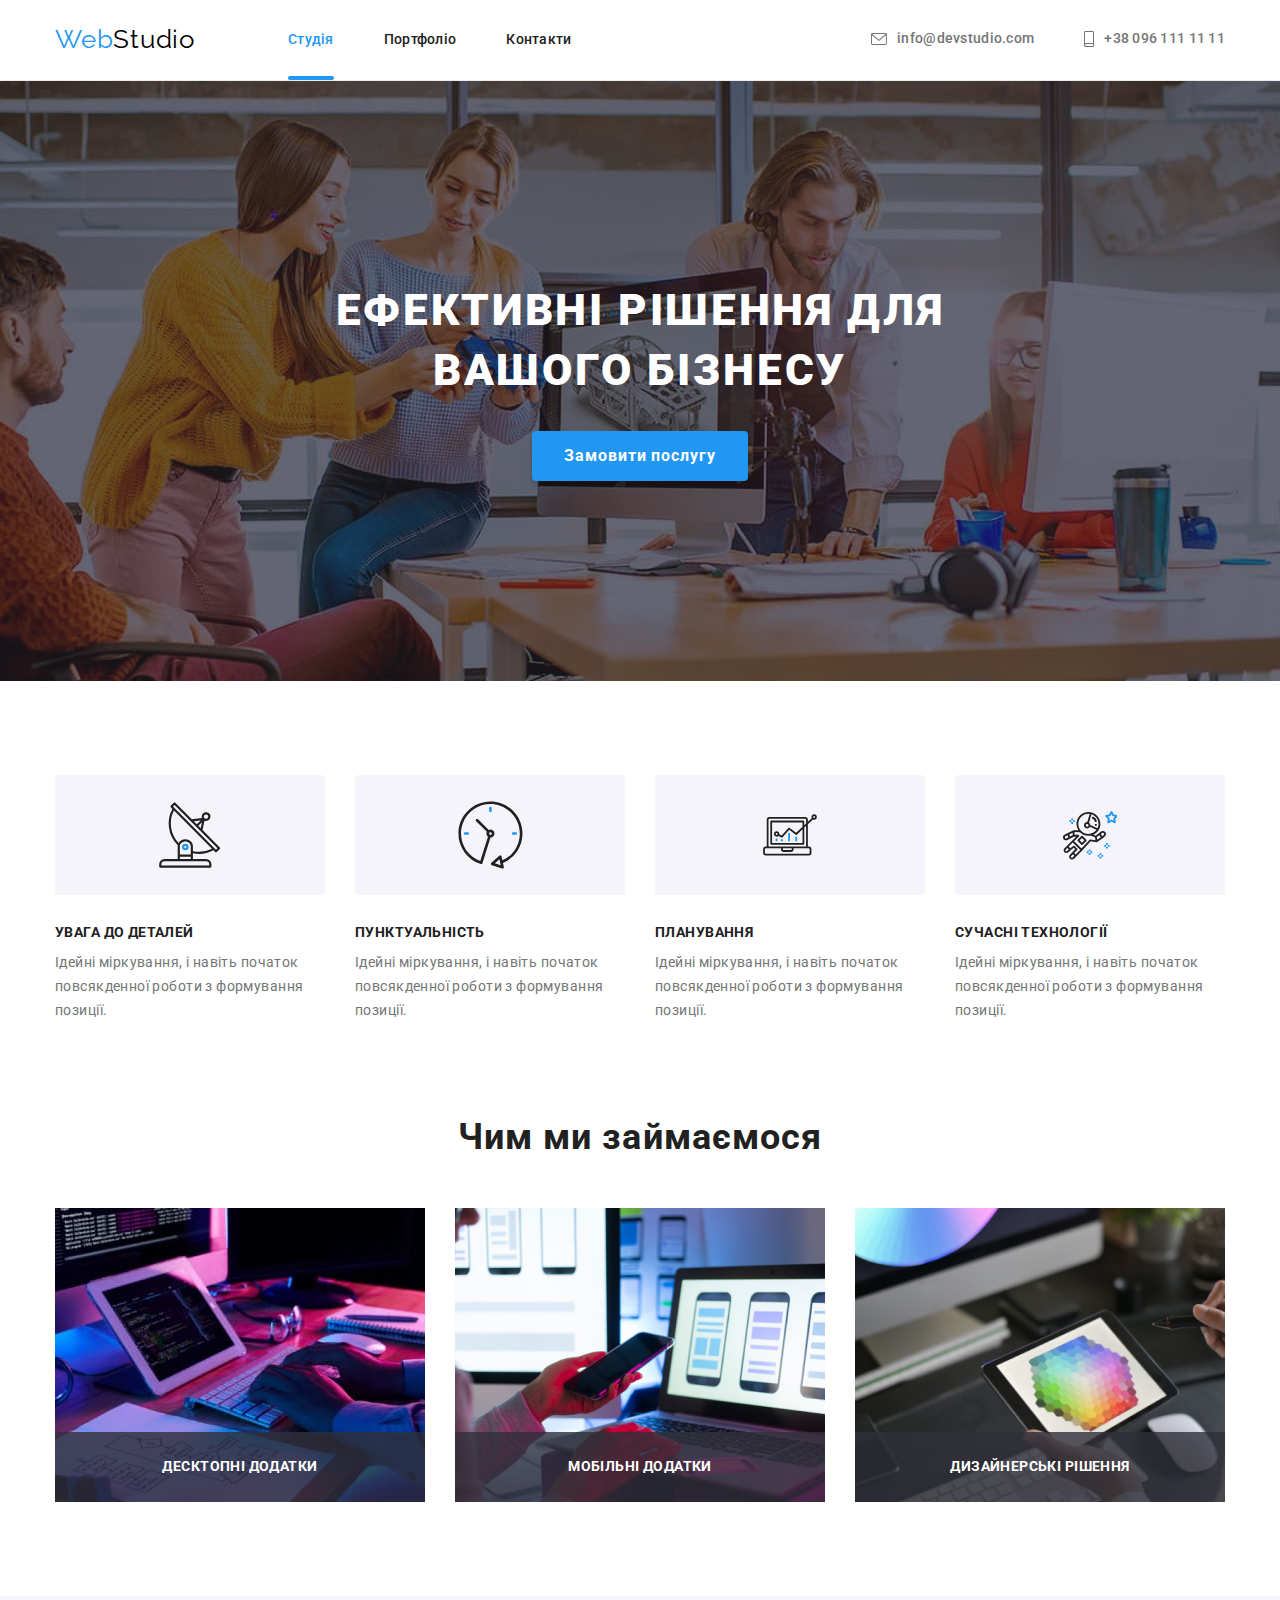
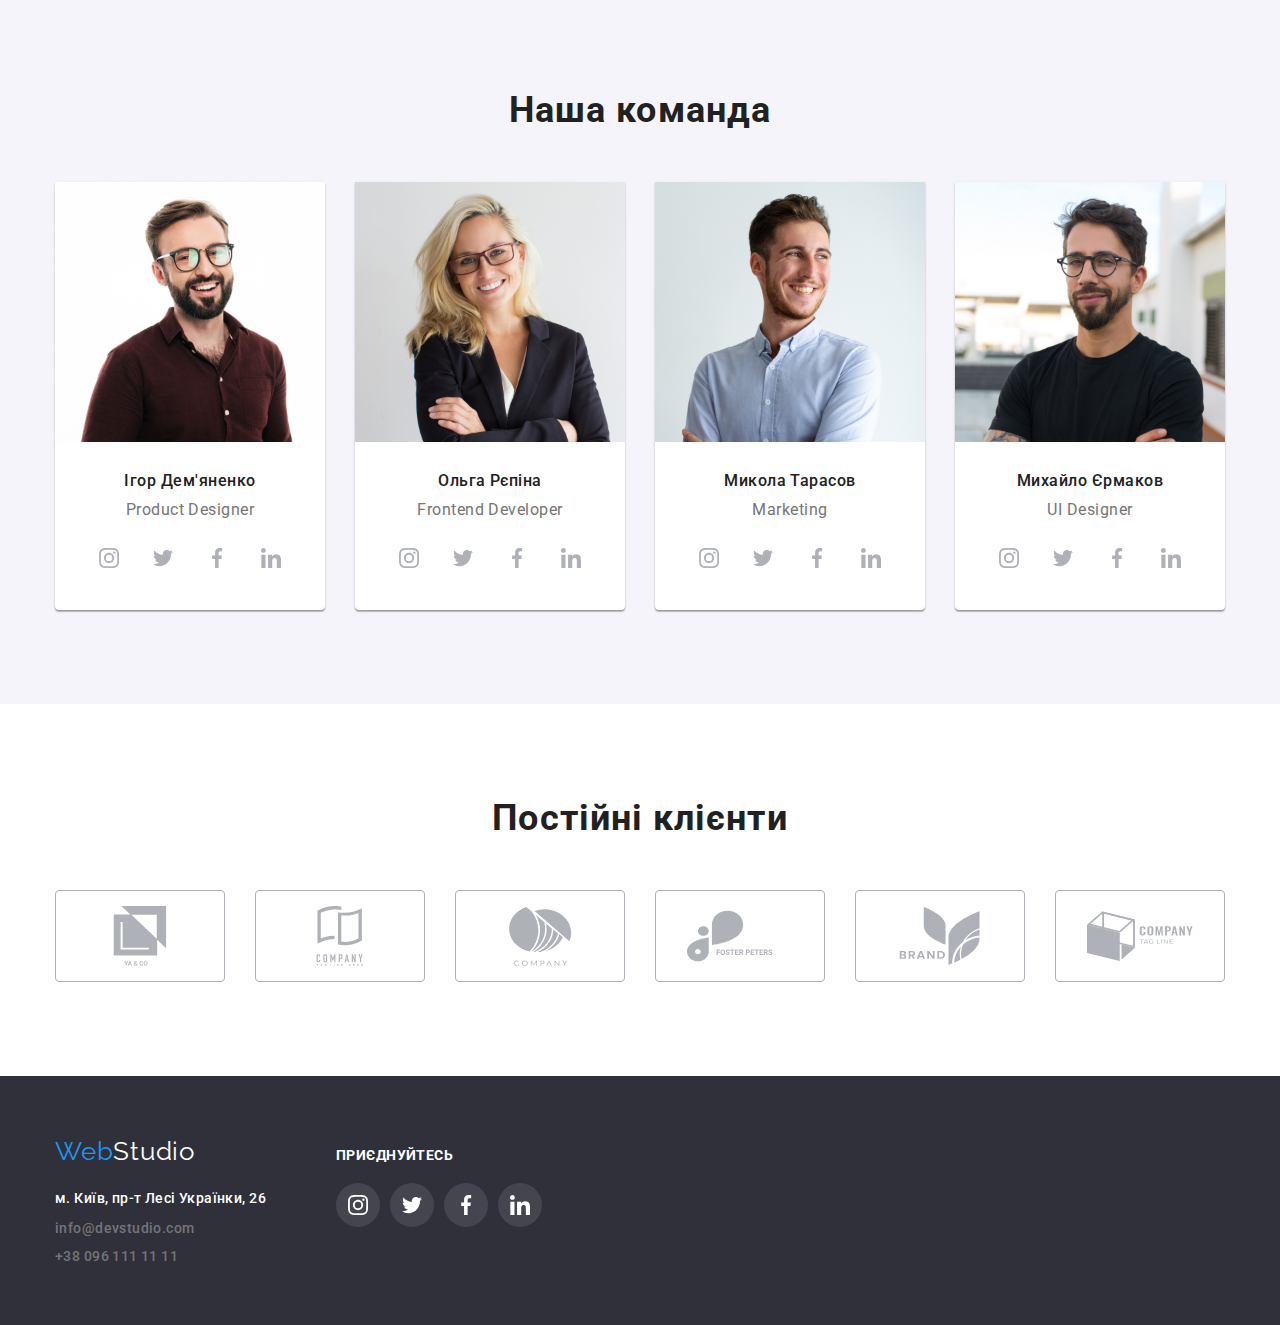
<file: index.html>
<!DOCTYPE html>
<html lang="uk">
  <head>
    <meta charset="UTF-8" />
    <meta http-equiv="X-UA-Compatible" content="IE=edge" />
    <meta name="viewport" content="width=device-width, initial-scale=1.0" />
    <title>Головна</title>
    <link rel="preconnect" href="https://fonts.googleapis.com" />
    <link rel="preconnect" href="https://fonts.gstatic.com" crossorigin />
    <link
      href="https://fonts.googleapis.com/css2?family=Raleway:wght@700&family=Roboto:wght@400;500;700;900&display=swap"
      rel="stylesheet"
    />
    <link
      rel="stylesheet"
      href="https://cdnjs.cloudflare.com/ajax/libs/modern-normalize/1.0.0/modern-normalize.min.css"
    />
    <link rel="stylesheet" href="./css/style.css" />
  </head>
  <body>
    <header class="header-box">
      <div class="container header-container">
        <nav class="navigation-container">
          <a href="/" class="logo logo-header"
            ><span class="logo-web">Web</span
            ><span class="logo-studio">Studio</span></a
          >
          <ul class="lists header-list">
            <li class="header-list-item">
              <a href="./index.html" class="nav-elem link-current">Студія</a>
            </li>
            <li class="header-list-item">
              <a href="./portfolio.html" class="nav-elem">Портфоліо</a>
            </li>
            <li class="header-list-item">
              <a href="#" class="nav-elem">Контакти</a>
            </li>
          </ul>
        </nav>
        <ul class="lists header-list">
          <li class="header-list-item">
            <a href="mailto:info@devstudio.com" class="contacts contact-link">
              <svg
                class="contact-icon"
                width="16"
                height="12"
                aria-label="Пошта"
              >
                <use href="./images/icons.svg#icon-envelope"></use>
              </svg>
              info@devstudio.com</a
            >
          </li>
          <li class="header-list-item">
            <a href="tel:+380961111111" class="contacts contact-link">
              <svg
                class="contact-icon"
                width="10"
                height="16"
                aria-label="Телефон"
              >
                <use href="./images/icons.svg#icon-smartphone"></use>
              </svg>
              +38 096 111 11 11</a
            >
          </li>
        </ul>
      </div>
    </header>
    <main>
      <section class="hero">
        <div class="container">
          <h1 class="hero-title">Ефективні рішення для вашого бізнесу</h1>
          <button type="button" class="join-button" data-modal-open>
            Замовити послугу
          </button>
        </div>
      </section>
      <section class="section">
        <div class="container">
          <h2 class="visually-hidden">Наші переваги</h2>
          <ul class="lists benefits-list">
            <li class="benefit-list-item">
              <div class="benefit-icon-block">
                <svg width="65.32px" height="70px">
                  <use href="./images/icons.svg#icon-antenna"></use>
                </svg>
              </div>
              <h3 class="benefits">УВАГА ДО ДЕТАЛЕЙ</h3>
              <p class="benefits-text">
                Ідейні міркування, і навіть початок повсякденної роботи з
                формування позиції.
              </p>
            </li>
            <li class="benefit-list-item">
              <div class="benefit-icon-block">
                <svg width="66.96px" height="70px">
                  <use href="./images/icons.svg#icon-clock"></use>
                </svg>
              </div>
              <h3 class="benefits">ПУНКТУАЛЬНІСТЬ</h3>
              <p class="benefits-text">
                Ідейні міркування, і навіть початок повсякденної роботи з
                формування позиції.
              </p>
            </li>
            <li class="benefit-list-item">
              <div class="benefit-icon-block">
                <svg width="70px" height="53.69px">
                  <use href="./images/icons.svg#icon-diagram"></use>
                </svg>
              </div>
              <h3 class="benefits">ПЛАНУВАННЯ</h3>
              <p class="benefits-text">
                Ідейні міркування, і навіть початок повсякденної роботи з
                формування позиції.
              </p>
            </li>
            <li class="benefit-list-item">
              <div class="benefit-icon-block">
                <svg width="54.83px" height="60.66px">
                  <use href="./images/icons.svg#icon-astronaut"></use>
                </svg>
              </div>
              <h3 class="benefits">СУЧАСНІ ТЕХНОЛОГІЇ</h3>
              <p class="benefits-text">
                Ідейні міркування, і навіть початок повсякденної роботи з
                формування позиції.
              </p>
            </li>
          </ul>
        </div>
      </section>
      <section class="section section-services">
        <div class="container">
          <h2 class="main-title">Чим ми займаємося</h2>
          <ul class="lists service-list">
            <li class="service-list-item">
              <img
                src="./images/laptop.jpg"
                alt="Десктопні додатки"
                width="370"
                height="294"
              />
              <p class="background-text">Десктопні додатки</p>
            </li>
            <li class="service-list-item">
              <img
                src="./images/mobile.jpg"
                alt="Мобільні додатки"
                width="370"
                height="294"
              />
              <p class="background-text">Мобільні додатки</p>
            </li>
            <li class="service-list-item">
              <img
                src="./images/tablet.jpg"
                alt="Дизайнерські рішення"
                width="370"
                height="294"
              />
              <p class="background-text">Дизайнерські рішення</p>
            </li>
          </ul>
        </div>
      </section>
      <section class="team section">
        <div class="container">
          <h2 class="main-title">Наша команда</h2>
          <ul class="lists team-list">
            <li class="team-boxes">
              <img
                src="./images/igor.jpg"
                alt="Ігор Дем'яненко"
                width="270"
                height="260"
              />
              <div class="employees-description">
                <h3 class="team-title">Ігор Дем'яненко</h3>
                <p class="team-text">Product Designer</p>
                <ul class="lists social-networks">
                  <li class="team-social-networks-links">
                    <a
                      class="socail-networkk-links team-social-networks"
                      href="#"
                      ><svg
                        class="social-network-icons"
                        width="20px"
                        height="20px"
                      >
                        <use href="./images/icons.svg#icon-instagram"></use>
                      </svg>
                    </a>
                  </li>
                  <li class="team-social-networks-links">
                    <a
                      class="socail-networkk-links team-social-networks"
                      href="#"
                    >
                      <svg
                        class="social-network-icons"
                        width="20px"
                        height="20px"
                      >
                        <use href="./images/icons.svg#icon-twitter"></use>
                      </svg>
                    </a>
                  </li>
                  <li class="team-social-networks-links">
                    <a
                      class="socail-networkk-links team-social-networks"
                      href="#"
                    >
                      <svg
                        class="social-network-icons"
                        width="20px"
                        height="20px"
                      >
                        <use href="./images/icons.svg#icon-facebook"></use>
                      </svg>
                    </a>
                  </li>
                  <li class="team-social-networks-links">
                    <a
                      class="socail-networkk-links team-social-networks"
                      href="#"
                    >
                      <svg
                        class="social-network-icons"
                        width="20px"
                        height="20px"
                      >
                        <use href="./images/icons.svg#icon-linkedin"></use>
                      </svg>
                    </a>
                  </li>
                </ul>
              </div>
            </li>
            <li class="team-boxes">
              <img
                src="./images/olga.jpg"
                alt="Ольга Рєпіна"
                width="270"
                height="260"
              />
              <div class="employees-description">
                <h3 class="team-title">Ольга Рєпіна</h3>
                <p class="team-text">Frontend Developer</p>
                <ul class="lists social-networks">
                  <li class="team-social-networks-links">
                    <a
                      class="socail-networkk-links team-social-networks"
                      href="#"
                      ><svg
                        class="social-network-icons"
                        width="20px"
                        height="20px"
                      >
                        <use href="./images/icons.svg#icon-instagram"></use>
                      </svg>
                    </a>
                  </li>
                  <li class="team-social-networks-links">
                    <a
                      class="socail-networkk-links team-social-networks"
                      href="#"
                    >
                      <svg
                        class="social-network-icons"
                        width="20px"
                        height="20px"
                      >
                        <use href="./images/icons.svg#icon-twitter"></use>
                      </svg>
                    </a>
                  </li>
                  <li class="team-social-networks-links">
                    <a
                      class="socail-networkk-links team-social-networks"
                      href="#"
                    >
                      <svg
                        class="social-network-icons"
                        width="20px"
                        height="20px"
                      >
                        <use href="./images/icons.svg#icon-facebook"></use>
                      </svg>
                    </a>
                  </li>
                  <li class="team-social-networks-links">
                    <a
                      class="socail-networkk-links team-social-networks"
                      href="#"
                    >
                      <svg
                        class="social-network-icons"
                        width="20px"
                        height="20px"
                      >
                        <use href="./images/icons.svg#icon-linkedin"></use>
                      </svg>
                    </a>
                  </li>
                </ul>
              </div>
            </li>
            <li class="team-boxes">
              <img
                src="./images/mykola.jpg"
                alt="Микола Тарасов"
                width="270"
                height="260"
              />
              <div class="employees-description">
                <h3 class="team-title">Микола Тарасов</h3>
                <p class="team-text">Marketing</p>
                <ul class="lists social-networks">
                  <li class="team-social-networks-links">
                    <a
                      class="socail-networkk-links team-social-networks"
                      href="#"
                      ><svg
                        class="social-network-icons"
                        width="20px"
                        height="20px"
                      >
                        <use href="./images/icons.svg#icon-instagram"></use>
                      </svg>
                    </a>
                  </li>
                  <li class="team-social-networks-links">
                    <a
                      class="socail-networkk-links team-social-networks"
                      href="#"
                    >
                      <svg
                        class="social-network-icons"
                        width="20px"
                        height="20px"
                      >
                        <use href="./images/icons.svg#icon-twitter"></use>
                      </svg>
                    </a>
                  </li>
                  <li class="team-social-networks-links">
                    <a
                      class="socail-networkk-links team-social-networks"
                      href="#"
                    >
                      <svg
                        class="social-network-icons"
                        width="20px"
                        height="20px"
                      >
                        <use href="./images/icons.svg#icon-facebook"></use>
                      </svg>
                    </a>
                  </li>
                  <li class="team-social-networks-links">
                    <a
                      class="socail-networkk-links team-social-networks"
                      href="#"
                    >
                      <svg
                        class="social-network-icons"
                        width="20px"
                        height="20px"
                      >
                        <use href="./images/icons.svg#icon-linkedin"></use>
                      </svg>
                    </a>
                  </li>
                </ul>
              </div>
            </li>
            <li class="team-boxes">
              <img
                src="./images/mykhailo.jpg"
                alt="Михайло Єрмаков"
                width="270"
                height="260"
              />
              <div class="employees-description">
                <h3 class="team-title">Михайло Єрмаков</h3>
                <p class="team-text">UI Designer</p>
                <ul class="lists social-networks">
                  <li class="team-social-networks-links">
                    <a
                      class="socail-networkk-links team-social-networks"
                      href="#"
                      ><svg
                        class="social-network-icons"
                        width="20px"
                        height="20px"
                      >
                        <use href="./images/icons.svg#icon-instagram"></use>
                      </svg>
                    </a>
                  </li>
                  <li class="team-social-networks-links">
                    <a
                      class="socail-networkk-links team-social-networks"
                      href="#"
                    >
                      <svg
                        class="social-network-icons"
                        width="20px"
                        height="20px"
                      >
                        <use href="./images/icons.svg#icon-twitter"></use>
                      </svg>
                    </a>
                  </li>
                  <li class="team-social-networks-links">
                    <a
                      class="socail-networkk-links team-social-networks"
                      href="#"
                    >
                      <svg
                        class="social-network-icons"
                        width="20px"
                        height="20px"
                      >
                        <use href="./images/icons.svg#icon-facebook"></use>
                      </svg>
                    </a>
                  </li>
                  <li class="team-social-networks-links">
                    <a
                      class="socail-networkk-links team-social-networks"
                      href="#"
                    >
                      <svg
                        class="social-network-icons"
                        width="20px"
                        height="20px"
                      >
                        <use href="./images/icons.svg#icon-linkedin"></use>
                      </svg>
                    </a>
                  </li>
                </ul>
              </div>
            </li>
          </ul>
        </div>
      </section>
      <section class="section">
        <div class="container">
          <h2 class="main-title">Постійні клієнти</h2>
          <ul class="lists permanent-customers">
            <li class="customer-list">
              <a class="customer-link" href="#"
                ><svg width="106px" height="60px">
                  <use href="./images/icons.svg#icon-ya-co"></use>
                </svg>
              </a>
            </li>
            <li class="customer-list">
              <a class="customer-link" href="#"
                ><svg width="106px" height="60px">
                  <use href="./images/icons.svg#icon-tagline-here"></use>
                </svg>
              </a>
            </li>
            <li class="customer-list">
              <a class="customer-link" href="#"
                ><svg width="106px" height="60px">
                  <use href="./images/icons.svg#icon-company"></use>
                </svg>
              </a>
            </li>
            <li class="customer-list">
              <a class="customer-link" href="#">
                <svg width="106px" height="60px">
                  <use href="./images/icons.svg#icon-foster-peters"></use>
                </svg>
              </a>
            </li>
            <li class="customer-list">
              <a class="customer-link" href="#"
                ><svg width="106px" height="60px">
                  <use href="./images/icons.svg#icon-brand"></use>
                </svg>
              </a>
            </li>
            <li class="customer-list">
              <a class="customer-link" href="#"
                ><svg width="106px" height="60px">
                  <use href="./images/icons.svg#icon-tag-line"></use>
                </svg>
              </a>
            </li>
          </ul>
        </div>
      </section>
    </main>
    <footer class="footer">
      <div class="container footer-container">
        <div>
          <a href="/" class="logo logo-footer"
            ><span class="logo-web">Web</span
            ><span class="logo-studio-footer">Studio</span></a
          >
          <address class="address">
            <ul class="lists">
              <li class="address-item">
                <a
                  href="https://goo.gl/maps/oxNiUU3evB4ncJMF8"
                  class="address-link contacts contacts-footer"
                  >м. Київ, пр-т Лесі Українки, 26</a
                >
              </li>
              <li class="address-item">
                <a
                  href="mailto:info@devstudio.com"
                  class="contacts contacts-footer"
                  >info@devstudio.com</a
                >
              </li>
              <li class="address-item">
                <a href="tel:+380961111111" class="contacts contacts-footer"
                  >+38 096 111 11 11</a
                >
              </li>
            </ul>
          </address>
        </div>
        <div>
          <p class="footer-text">приєднуйтесь</p>
          <ul class="lists social-networks">
            <li class="footer-list">
              <a class="socail-networkk-links footer-soc-nets-links" href="#"
                ><svg class="social-network-icons" width="20px" height="20px">
                  <use href="./images/icons.svg#icon-instagram"></use>
                </svg>
              </a>
            </li>
            <li class="footer-list">
              <a class="socail-networkk-links footer-soc-nets-links" href="#">
                <svg class="social-network-icons" width="20px" height="20px">
                  <use href="./images/icons.svg#icon-twitter"></use>
                </svg>
              </a>
            </li>
            <li class="footer-list">
              <a class="socail-networkk-links footer-soc-nets-links" href="#">
                <svg class="social-network-icons" width="20px" height="20px">
                  <use href="./images/icons.svg#icon-facebook"></use>
                </svg>
              </a>
            </li>
            <li class="footer-list">
              <a class="socail-networkk-links footer-soc-nets-links" href="#">
                <svg class="social-network-icons" width="20px" height="20px">
                  <use href="./images/icons.svg#icon-linkedin"></use>
                </svg>
              </a>
            </li>
          </ul>
        </div>
      </div>
    </footer>
    <div class="backdrop is-hidden" data-modal>
      <div class="modal">
        <button type="button" class="modal-close-btn" data-modal-close>
          <svg class="modal-close-icon" width="18px" height="18px">
            <use href="./images/icons.svg#icon-close"></use>
          </svg>
        </button>
      </div>
    </div>
    <script src="./js/modal.js"></script>
  </body>
</html>
</file>
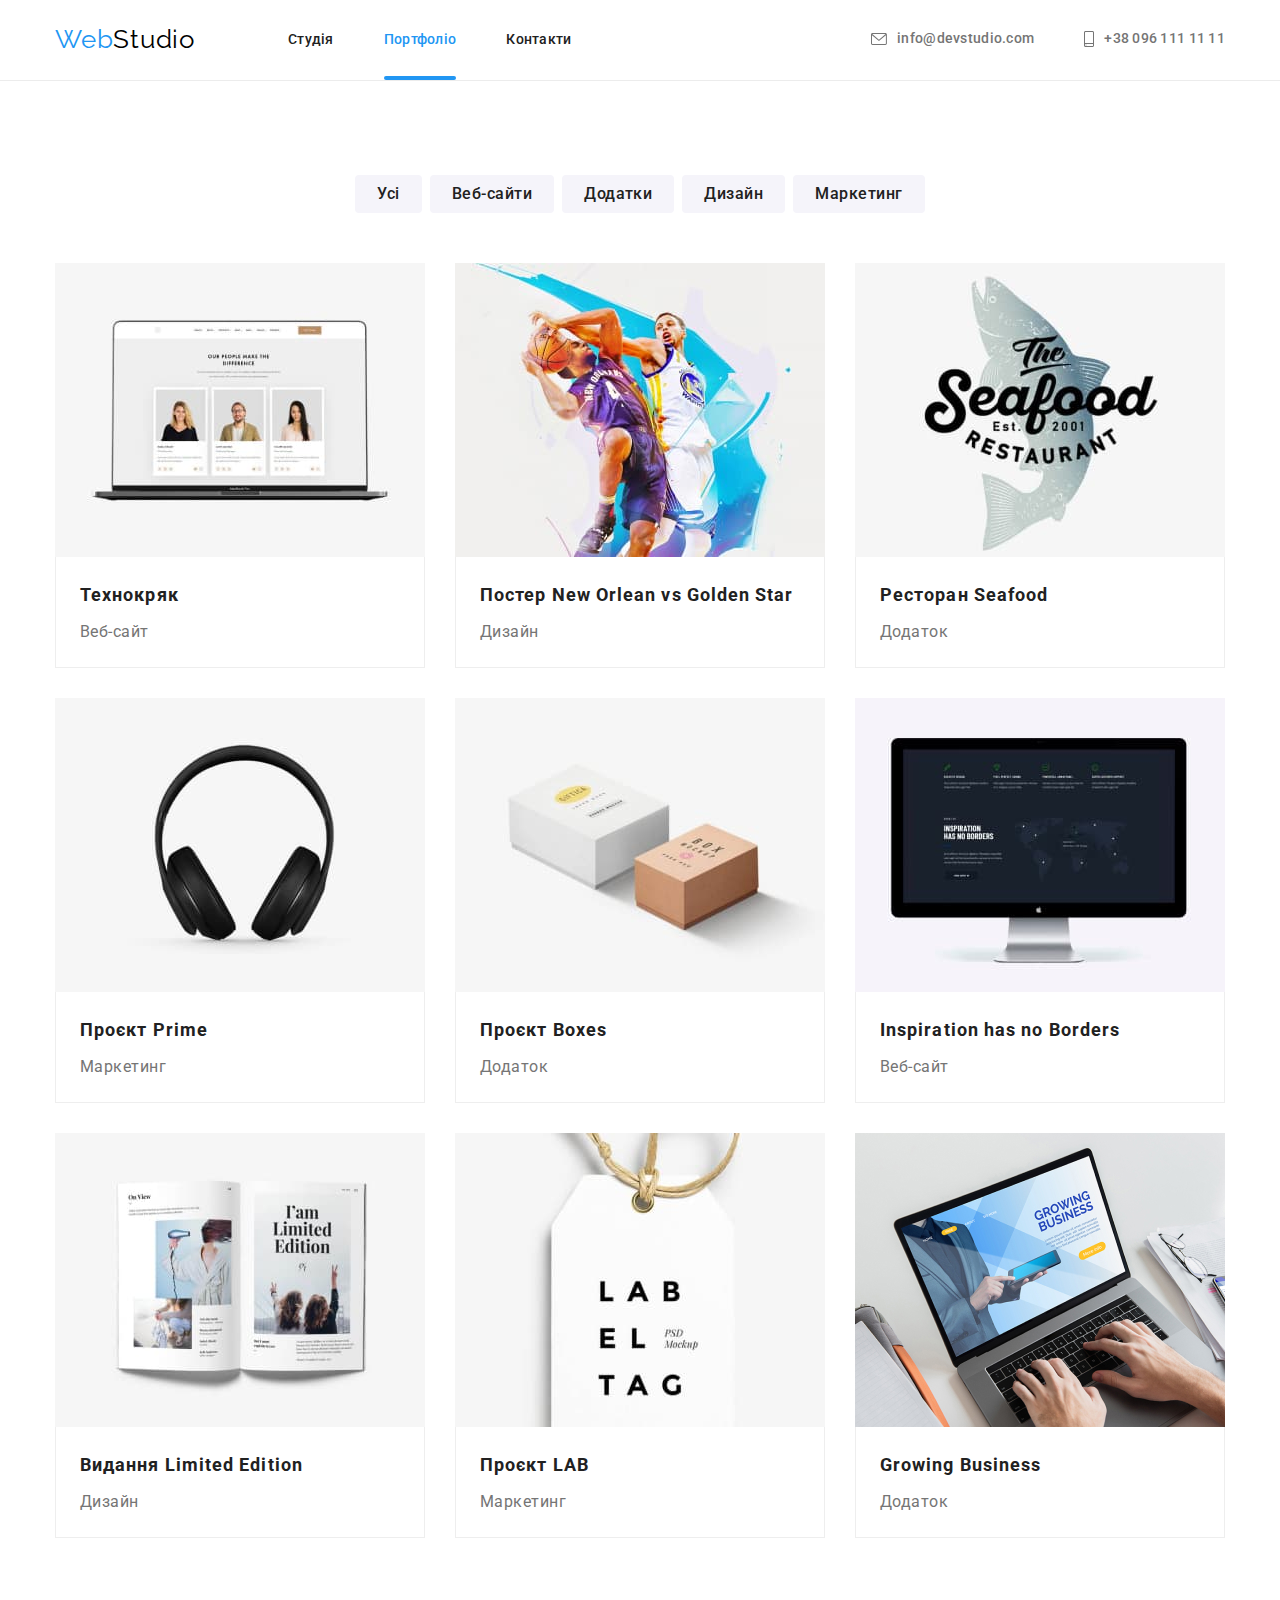
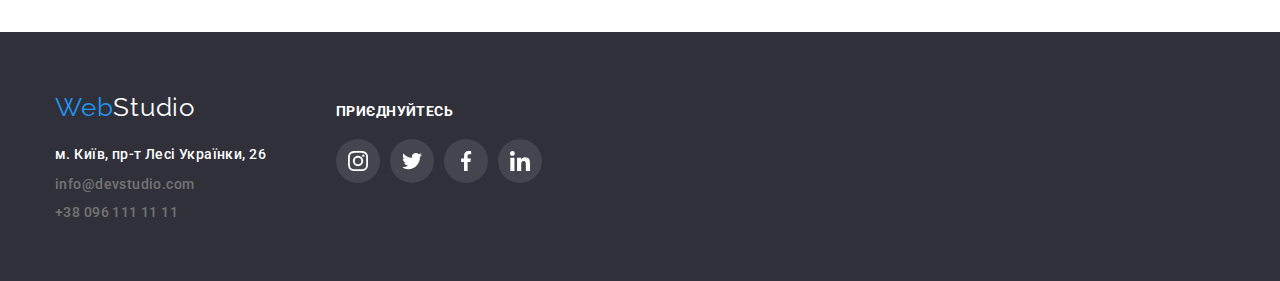
<file: portfolio.html>
<!DOCTYPE html>
<html lang="uk">
  <head>
    <meta charset="UTF-8" />
    <meta http-equiv="X-UA-Compatible" content="IE=edge" />
    <meta name="viewport" content="width=device-width, initial-scale=1.0" />
    <title>Портфоліо</title>
    <link rel="preconnect" href="https://fonts.googleapis.com" />
    <link rel="preconnect" href="https://fonts.gstatic.com" crossorigin />
    <link
      href="https://fonts.googleapis.com/css2?family=Raleway:wght@700&family=Roboto:wght@400;500;700;900&display=swap"
      rel="stylesheet"
    />
    <link
      rel="stylesheet"
      href="https://cdnjs.cloudflare.com/ajax/libs/modern-normalize/1.0.0/modern-normalize.min.css"
    />
    <link rel="stylesheet" href="./css/style.css" />
  </head>
  <body>
    <header class="header-box">
      <div class="container header-container">
        <nav class="navigation-container">
          <a href="/" class="logo logo-header"
            ><span class="logo-web">Web</span
            ><span class="logo-studio">Studio</span></a
          >
          <ul class="lists header-list">
            <li class="header-list-item">
              <a href="./index.html" class="nav-elem">Студія</a>
            </li>
            <li class="header-list-item">
              <a href="./portfolio.html" class="nav-elem link-current"
                >Портфоліо</a
              >
            </li>
            <li class="header-list-item">
              <a href="#" class="nav-elem">Контакти</a>
            </li>
          </ul>
        </nav>
        <ul class="lists header-list">
          <li class="header-list-item">
            <a href="mailto:info@devstudio.com" class="contacts contact-link">
              <svg
                class="contact-icon"
                width="16"
                height="12"
                aria-label="Пошта"
              >
                <use href="./images/icons.svg#icon-envelope"></use>
              </svg>
              info@devstudio.com</a
            >
          </li>
          <li class="header-list-item">
            <a href="tel:+380961111111" class="contacts contact-link">
              <svg
                class="contact-icon"
                width="10"
                height="16"
                aria-label="Телефон"
              >
                <use href="./images/icons.svg#icon-smartphone"></use>
              </svg>
              +38 096 111 11 11</a
            >
          </li>
        </ul>
      </div>
    </header>
    <main>
      <section class="section">
        <div class="container">
          <h1 class="visually-hidden">Портфоліо</h1>
          <ul class="lists portfolio-filter">
            <li class="portfolio-filter-item">
              <button type="button" class="filter">Усі</button>
            </li>
            <li class="portfolio-filter-item">
              <button type="button" class="filter">Веб-сайти</button>
            </li>
            <li class="portfolio-filter-item">
              <button type="button" class="filter">Додатки</button>
            </li>
            <li class="portfolio-filter-item">
              <button type="button" class="filter">Дизайн</button>
            </li>
            <li class="portfolio-filter-item">
              <button type="button" class="filter">Маркетинг</button>
            </li>
          </ul>
          <ul class="lists portfolio-list">
            <li class="portfolio-list-item">
              <a class="portfolio-card" href="#">
                <div class="portfolio-list-img-wrapper">
                  <img
                    src="./images/web.jpg"
                    alt="Веб-сайт"
                    width="370"
                    height="294"
                  />
                  <p class="overlay">
                    Ресурс пропонує комплексні пропозиції з різним рівнем
                    функціоналу та сервісів. Все це дозволить відвідувачу
                    отримати вичерпні відомості про компанію чи приватну особу.
                  </p>
                </div>
                <div class="filter-content-box">
                  <h2 class="filter-content">Технокряк</h2>
                  <p class="content-name">Веб-сайт</p>
                </div>
              </a>
            </li>
            <li class="portfolio-list-item">
              <a class="portfolio-card" href="#">
                <div class="portfolio-list-img-wrapper">
                  <img
                    src="./images/design.jpg"
                    alt="Постер New Orlean vs Golden Star"
                    width="370"
                    height="294"
                  />
                  <p class="overlay">
                    Ресурс пропонує комплексні пропозиції з різним рівнем
                    функціоналу та сервісів. Все це дозволить відвідувачу
                    отримати вичерпні відомості про компанію чи приватну особу.
                  </p>
                </div>
                <div class="filter-content-box">
                  <h2 class="filter-content">
                    Постер New Orlean vs Golden Star
                  </h2>
                  <p class="content-name">Дизайн</p>
                </div>
              </a>
            </li>
            <li class="portfolio-list-item">
              <a class="portfolio-card" href="#">
                <div class="portfolio-list-img-wrapper">
                  <img
                    src="./images/app.jpg"
                    alt="Ресторан Seafood"
                    width="370"
                    height="294"
                  />
                  <p class="overlay">
                    Ресурс пропонує комплексні пропозиції з різним рівнем
                    функціоналу та сервісів. Все це дозволить відвідувачу
                    отримати вичерпні відомості про компанію чи приватну особу.
                  </p>
                </div>
                <div class="filter-content-box">
                  <h2 class="filter-content">Ресторан Seafood</h2>
                  <p class="content-name">Додаток</p>
                </div>
              </a>
            </li>
            <li class="portfolio-list-item">
              <a class="portfolio-card" href="#">
                <div class="portfolio-list-img-wrapper">
                  <img
                    src="./images/marketing.jpg"
                    alt="Навушники"
                    width="370"
                    height="294"
                  />
                  <p class="overlay">
                    Ресурс пропонує комплексні пропозиції з різним рівнем
                    функціоналу та сервісів. Все це дозволить відвідувачу
                    отримати вичерпні відомості про компанію чи приватну особу.
                  </p>
                </div>
                <div class="filter-content-box">
                  <h2 class="filter-content">Проєкт Prime</h2>
                  <p class="content-name">Маркетинг</p>
                </div>
              </a>
            </li>
            <li class="portfolio-list-item">
              <a class="portfolio-card" href="#">
                <div class="portfolio-list-img-wrapper">
                  <img
                    src="./images/boxes.jpg"
                    alt="Boxes"
                    width="370"
                    height="294"
                  />
                  <p class="overlay">
                    Ресурс пропонує комплексні пропозиції з різним рівнем
                    функціоналу та сервісів. Все це дозволить відвідувачу
                    отримати вичерпні відомості про компанію чи приватну особу.
                  </p>
                </div>
                <div class="filter-content-box">
                  <h2 class="filter-content">Проєкт Boxes</h2>
                  <p class="content-name">Додаток</p>
                </div>
              </a>
            </li>
            <li class="portfolio-list-item">
              <a class="portfolio-card" href="#">
                <div class="portfolio-list-img-wrapper">
                  <img
                    src="./images/web-site.jpg"
                    alt="Веб-сайт"
                    width="370"
                    height="294"
                  />
                  <p class="overlay">
                    Ресурс пропонує комплексні пропозиції з різним рівнем
                    функціоналу та сервісів. Все це дозволить відвідувачу
                    отримати вичерпні відомості про компанію чи приватну особу.
                  </p>
                </div>
                <div class="filter-content-box">
                  <h2 class="filter-content">Inspiration has no Borders</h2>
                  <p class="content-name">Веб-сайт</p>
                </div>
              </a>
            </li>
            <li class="portfolio-list-item">
              <a class="portfolio-card" href="#">
                <div class="portfolio-list-img-wrapper">
                  <img
                    src="./images/design-limited.jpg"
                    alt="Видання Limited Edition"
                    width="370"
                    height="294"
                  />
                  <p class="overlay">
                    Ресурс пропонує комплексні пропозиції з різним рівнем
                    функціоналу та сервісів. Все це дозволить відвідувачу
                    отримати вичерпні відомості про компанію чи приватну особу.
                  </p>
                </div>
                <div class="filter-content-box">
                  <h2 class="filter-content">Видання Limited Edition</h2>
                  <p class="content-name">Дизайн</p>
                </div>
              </a>
            </li>
            <li class="portfolio-list-item">
              <a class="portfolio-card" href="#">
                <div class="portfolio-list-img-wrapper">
                  <img
                    src="./images/marketing-lab.jpg"
                    alt="Проєкт LAB"
                    width="370"
                    height="294"
                  />
                  <p class="overlay">
                    Ресурс пропонує комплексні пропозиції з різним рівнем
                    функціоналу та сервісів. Все це дозволить відвідувачу
                    отримати вичерпні відомості про компанію чи приватну особу.
                  </p>
                </div>
                <div class="filter-content-box">
                  <h2 class="filter-content">Проєкт LAB</h2>
                  <p class="content-name">Маркетинг</p>
                </div>
              </a>
            </li>
            <li class="portfolio-list-item">
              <a class="portfolio-card" href="#">
                <div class="portfolio-list-img-wrapper">
                  <img
                    src="./images/app-business.jpg"
                    alt="Додаток Growing Business"
                    width="370"
                    height="294"
                  />
                  <p class="overlay">
                    Ресурс пропонує комплексні пропозиції з різним рівнем
                    функціоналу та сервісів. Все це дозволить відвідувачу
                    отримати вичерпні відомості про компанію чи приватну особу.
                  </p>
                </div>
                <div class="filter-content-box">
                  <h2 class="filter-content">Growing Business</h2>
                  <p class="content-name">Додаток</p>
                </div>
              </a>
            </li>
          </ul>
        </div>
      </section>
    </main>
    <footer class="footer">
      <div class="container footer-container">
        <div>
          <a href="/" class="logo logo-footer"
            ><span class="logo-web">Web</span
            ><span class="logo-studio-footer">Studio</span></a
          >
          <address class="address">
            <ul class="lists">
              <li class="address-item">
                <a
                  href="https://goo.gl/maps/oxNiUU3evB4ncJMF8"
                  class="address-link contacts contacts-footer"
                  >м. Київ, пр-т Лесі Українки, 26</a
                >
              </li>
              <li class="address-item">
                <a
                  href="mailto:info@devstudio.com"
                  class="contacts contacts-footer"
                  >info@devstudio.com</a
                >
              </li>
              <li class="address-item">
                <a href="tel:+380961111111" class="contacts contacts-footer"
                  >+38 096 111 11 11</a
                >
              </li>
            </ul>
          </address>
        </div>
        <div>
          <p class="footer-text">приєднуйтесь</p>
          <ul class="lists social-networks">
            <li class="footer-list">
              <a class="socail-networkk-links footer-soc-nets-links" href="#"
                ><svg class="social-network-icons" width="20px" height="20px">
                  <use href="./images/icons.svg#icon-instagram"></use>
                </svg>
              </a>
            </li>
            <li class="footer-list">
              <a class="socail-networkk-links footer-soc-nets-links" href="#">
                <svg class="social-network-icons" width="20px" height="20px">
                  <use href="./images/icons.svg#icon-twitter"></use>
                </svg>
              </a>
            </li>
            <li class="footer-list">
              <a class="socail-networkk-links footer-soc-nets-links" href="#">
                <svg class="social-network-icons" width="20px" height="20px">
                  <use href="./images/icons.svg#icon-facebook"></use>
                </svg>
              </a>
            </li>
            <li class="footer-list">
              <a class="socail-networkk-links footer-soc-nets-links" href="#">
                <svg class="social-network-icons" width="20px" height="20px">
                  <use href="./images/icons.svg#icon-linkedin"></use>
                </svg>
              </a>
            </li>
          </ul>
        </div>
      </div>
    </footer>
  </body>
</html>
</file>
<file: css/style.css>
:root {
  --primary-text-color: #212121;
  --accent-color: #2196f3;
  --second-text-color: #757575;
  --background: #2f303a;
  --filer-and-team: #f5f4fa;
  --white-color: #ffffff;
  --icons-color: #afb1b8;
  --transition-dur-and-func: 250ms cubic-bezier(0.4, 0, 0.2, 1);
}
body {
  font-family: "Roboto", sans-serif;
  color: var(--primary-text-color);
  background-color: var(--white-color);
}
h1,
h2,
h3,
h4,
h5,
h6,
p {
  margin-top: 0;
  margin-bottom: 0;
}
ul {
  margin-top: 0;
  margin-bottom: 0;
  padding-left: 0;
}
img {
  display: block;
  max-width: 100%;
  height: auto;
}
.header-box {
  border-bottom: 1px solid #ececec;
  padding-top: 24px;
  padding-bottom: 25px;
}
.container {
  width: 1200px;
  margin-left: auto;
  margin-right: auto;
  padding-left: 15px;
  padding-right: 15px;
}
.header-container {
  display: flex;
  justify-content: space-between;
  align-items: center;
}
.navigation-container {
  display: flex;
}
.logo {
  text-decoration: none;
  font-family: "Raleway", sans-serif;
  font-size: 26px;
  line-height: 1.19;
  letter-spacing: 0.03em;
}
.logo-header {
  margin-right: 93px;
}
.logo-web {
  color: var(--accent-color);
}
.logo-studio {
  color: #000000;
}
.logo-studio-footer {
  color: var(--white-color);
}
.logo-footer {
  display: block;
  margin-bottom: 20px;
}
.lists {
  list-style: none;
}
.portfolio-filter {
  display: flex;
  justify-content: center;
  margin-bottom: 50px;
}
.portfolio-filter-item:not(:last-child) {
  margin-right: 8px;
}
.portfolio-list {
  display: flex;
  flex-wrap: wrap;
  gap: 30px;
}
.portfolio-list-item {
  width: 370px;
}
.portfolio-card {
  color: inherit;
  display: block;
  text-decoration: none;
  transition: box-shadow var(--transition-dur-and-func);
}
.header-list {
  display: flex;
  align-items: center;
}
.header-list-item:not(:last-child) {
  margin-right: 50px;
}
.nav-elem {
  color: var(--primary-text-color);
  text-decoration: none;
  font-weight: 500;
  font-size: 14px;
  line-height: 1.14;
  letter-spacing: 0.02em;
  transition: color var(--transition-dur-and-func);
}
.link-current {
  color: var(--accent-color);
  position: relative;
}
.link-current::after {
  content: " ";
  position: absolute;
  left: 0;
  bottom: -32.5px;
  display: block;
  width: 100%;
  height: 4px;
  background-color: var(--accent-color);
  border-radius: 2px;
}
.contacts {
  color: var(--second-text-color);
  text-decoration: none;
  font-weight: 500;
  font-size: 14px;
  line-height: 1.14;
  letter-spacing: 0.02em;
  transition: color var(--transition-dur-and-func);
}
.contact-link {
  display: flex;
  align-items: center;
  column-gap: 10px;
}
.contact-icon {
  fill: currentColor;
}
.filter {
  color: inherit;
  background-color: var(--filer-and-team);
  border: transparent;
  border-radius: 4px;
  font-weight: 500;
  font-size: 16px;
  line-height: 1.62;
  letter-spacing: 0.03em;
  padding: 6px 22px;
  transition: color var(--transition-dur-and-func),
    background-color var(--transition-dur-and-func),
    box-shadow var(--transition-dur-and-func);
}
.filter-content {
  font-weight: 700;
  font-size: 18px;
  line-height: 2;
  letter-spacing: 0.06em;
  margin-bottom: 4px;
}
.filter-content-box {
  padding: 20px 24px;
  border: 1px solid #eeeeee;
  border-top: none;
}
.content-name {
  color: var(--second-text-color);
  font-size: 16px;
  line-height: 1.87;
  letter-spacing: 0.03em;
}
.portfolio-list-img-wrapper {
  position: relative;
  overflow: hidden;
}
.overlay {
  position: absolute;
  width: 100%;
  height: 100%;
  top: 0;
  left: 0;
  overflow: auto;
  transform: translateY(100%);
  transition: transform var(--transition-dur-and-func);
  padding: 63px 24px;
  font-size: 18px;
  line-height: 1.55;
  letter-spacing: 0.03em;
  color: var(--white-color);
  background-color: rgba(33, 150, 243, 0.9);
}
.hero {
  max-width: 1600px;
  height: 600px;
  background: #c4c4c4;
  background-image: linear-gradient(
      rgba(47, 48, 58, 0.4),
      rgba(47, 48, 58, 0.4)
    ),
    url("../images/hero.jpg");
  background-repeat: no-repeat;
  background-position: center;
  background-size: cover;
  padding: 200px 0;
  margin-right: auto;
  margin-left: auto;
}
.section {
  padding-top: 94px;
  padding-bottom: 94px;
}
.section-services {
  padding-top: 0px;
}
.hero-title {
  color: var(--white-color);
  font-weight: 900;
  font-size: 44px;
  line-height: 1.36;
  text-align: center;
  letter-spacing: 0.06em;
  text-transform: uppercase;

  width: 696px;
  margin-left: auto;
  margin-right: auto;
}
.visually-hidden {
  position: absolute;
  width: 1px;
  height: 1px;
  margin: -1px;
  border: 0;
  padding: 0;

  white-space: nowrap;
  clip-path: inset(100%);
  clip: rect(0 0 0 0);
  overflow: hidden;
}
.join-button {
  color: var(--white-color);
  background-color: var(--accent-color);
  font-weight: 700;
  font-size: 16px;
  line-height: 1.9;
  box-shadow: 0px 4px 4px rgba(0, 0, 0, 0.15);
  border: transparent;
  border-radius: 4px;
  letter-spacing: 0.06em;

  display: block;
  margin-top: 30px;
  margin-right: auto;
  margin-left: auto;
  padding: 10px 32px;
}
.benefits-list {
  display: flex;
}
.benefits {
  font-weight: 700;
  font-size: 14px;
  line-height: 1.14;
  letter-spacing: 0.03em;
  text-transform: uppercase;
  margin-bottom: 10px;
  width: 270px;
}
.benefit-list-item:not(:last-child),
.service-list-item:not(:last-child),
.team-boxes:not(:last-child) {
  margin-right: 30px;
}
.benefit-icon-block {
  width: 270px;
  height: 120px;
  background-color: #f5f4fa;
  border-radius: 4px;
  display: flex;
  align-items: center;
  justify-content: center;
  margin-bottom: 30px;
}
.benefit-icons {
  display: flex;
  align-items: center;
  justify-content: center;
}
.benefits-text {
  color: var(--second-text-color);
  font-size: 14px;
  line-height: 1.71;
  letter-spacing: 0.03em;
  width: 270px;
}
.main-title {
  font-weight: 700;
  font-size: 36px;
  line-height: 1.16;
  text-align: center;
  letter-spacing: 0.03em;

  margin-bottom: 50px;
}
.service-list {
  display: flex;
}
.service-list-item {
  position: relative;
}
.background-text {
  display: flex;
  justify-content: center;
  align-items: center;
  position: absolute;
  width: 370px;
  height: 70px;
  bottom: 0;

  font-weight: 700;
  font-size: 14px;
  line-height: 1.14;
  letter-spacing: 0.03em;
  text-transform: uppercase;
  color: var(--white-color);
  background-color: rgba(47, 48, 58, 0.8);
}
.team {
  background-color: var(--filer-and-team);
}
.team-list {
  display: flex;
}
.team-boxes {
  background-color: var(--white-color);
  box-shadow: 0px 1px 3px rgba(0, 0, 0, 0.12), 0px 1px 1px rgba(0, 0, 0, 0.14),
    0px 2px 1px rgba(0, 0, 0, 0.2);
  border-radius: 0px 0px 4px 4px;
}
.employees-description {
  padding-top: 30px;
  padding-bottom: 30px;
}
.team-title {
  font-weight: 500;
  font-size: 16px;
  line-height: 1.18;
  text-align: center;
  letter-spacing: 0.03em;

  margin-bottom: 10px;
}
.team-text {
  color: var(--second-text-color);
  font-size: 16px;
  line-height: 1.18;
  text-align: center;
  letter-spacing: 0.03em;
  margin-bottom: 16px;
}
.social-networks {
  display: flex;
  column-gap: 10px;
  justify-content: center;
}
.socail-networkk-links {
  width: 100%;
  height: 100%;
  border-radius: 50%;
  display: flex;
  justify-content: center;
  align-items: center;
}
.team-social-networks {
  fill: var(--icons-color);
  transition: fill var(--transition-dur-and-func),
    background-color var(--transition-dur-and-func);
}
.permanent-customers {
  display: flex;
  justify-content: center;
  align-items: center;
  column-gap: 30px;
}
.customer-list {
  width: 170px;
  height: 92px;
}
.customer-link {
  display: flex;
  justify-content: center;
  align-items: center;
  width: 100%;
  height: 100%;
  border: 1px solid var(--icons-color);
  border-radius: 4px;
  fill: var(--icons-color);
  transition: fill var(--transition-dur-and-func),
    border var(--transition-dur-and-func);
}
.footer {
  background: var(--background);
  padding-top: 60px;
  padding-bottom: 60px;
}
.footer-container {
  align-items: baseline;
  display: flex;
  column-gap: 70px;
}
.footer-soc-nets-links {
  fill: var(--white-color);
  background-color: rgba(255, 255, 255, 0.1);
  transition: background-color var(--transition-dur-and-func);
}
.footer-text {
  font-weight: 700;
  font-size: 14px;
  line-height: 16px;
  letter-spacing: 0.03em;
  text-transform: uppercase;
  color: var(--white-color);
  margin-bottom: 20px;
}
.footer-list,
.team-social-networks-links {
  width: 44px;
  height: 44px;
}
.address {
  font-style: normal;
}
.address-item:not(:last-child) {
  margin-bottom: 9px;
}
.address-link {
  color: var(--white-color);
  text-decoration: none;
  font-size: 14px;
  line-height: 1.7;
}
.contacts-footer {
  letter-spacing: 0.03em;
}
.backdrop {
  position: fixed;
  top: 0;
  left: 0;
  z-index: 999;
  width: 100%;
  height: 100%;
  background-color: rgba(0, 0, 0, 0.2);
  transition: opacity var(--transition-dur-and-func),
    visibility var(--transition-dur-and-func);
}
.backdrop.is-hidden {
  opacity: 0;
  visibility: hidden;
  pointer-events: none;
}
.modal {
  position: absolute;
  top: 50%;
  left: 50%;
  transform: translate(-50%, -50%);
  width: 528px;
  height: 581px;
  background-color: var(--white-color);
  box-shadow: 0px 1px 3px rgba(0, 0, 0, 0.12), 0px 1px 1px rgba(0, 0, 0, 0.14),
    0px 2px 1px rgba(0, 0, 0, 0.2);
  border-radius: 4px;
}
.modal-close-btn {
  position: absolute;
  top: 8px;
  right: 8px;
  display: flex;
  justify-content: center;
  align-items: center;
  width: 30px;
  height: 30px;
  background-color: transparent;
  border: 1px solid rgba(0, 0, 0, 0.1);
  border-radius: 50%;
}
.join-button:hover,
.join-button:hover,
.join-button:active {
  cursor: pointer;
}
.nav-elem:hover,
.nav-elem:focus,
.nav-elem:active {
  color: var(--accent-color);
}
.contacts:hover,
.contacts:focus,
.contacts:active {
  color: var(--accent-color);
}
.filter:hover,
.filter:focus,
.filter:active {
  color: var(--white-color);
  background-color: var(--accent-color);
  box-shadow: 0px 3px 1px rgba(0, 0, 0, 0.1), 0px 1px 2px rgba(0, 0, 0, 0.08),
    0px 2px 2px rgba(0, 0, 0, 0.12);
  cursor: pointer;
}
.portfolio-card:hover .overlay,
.portfolio-card:focus .overlay {
  transform: translateY(0%);
}
.team-social-networks:hover,
.team-social-networks:focus,
.team-social-networks:active {
  background-color: var(--accent-color);
  fill: var(--white-color);
}
.customer-link:hover,
.customer-link:focus,
.customer-link:active {
  fill: var(--accent-color);
  border: 1px solid var(--accent-color);
}
.footer-soc-nets-links:hover,
.footer-soc-nets-links:focus,
.footer-soc-nets-links:active {
  background-color: var(--accent-color);
}
.portfolio-card:hover,
.portfolio-card:focus,
.portfolio-card:active {
  box-shadow: 0px 1px 1px rgba(0, 0, 0, 0.12), 0px 4px 4px rgba(0, 0, 0, 0.06),
    1px 4px 6px rgba(0, 0, 0, 0.16);
}
.modal-close-btn:hover,
.modal-close-btn:focus {
  cursor: pointer;
}
</file>
